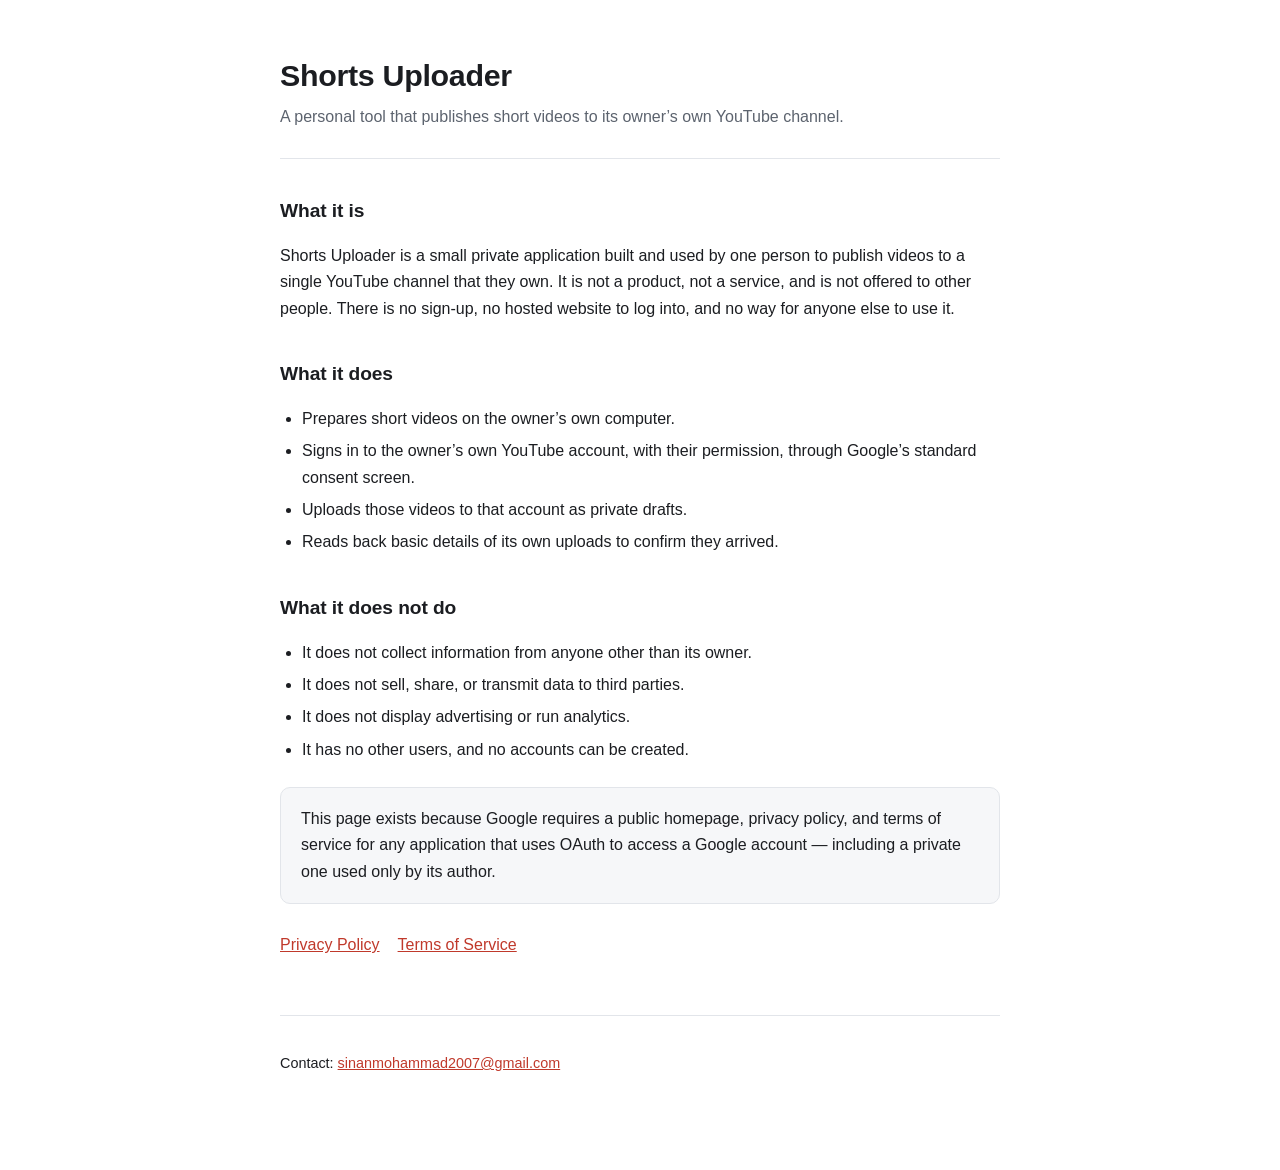
<file: index.html>
<!doctype html>
<html lang="en">
<head>
<meta charset="utf-8">
<meta name="viewport" content="width=device-width, initial-scale=1">
<title>Shorts Uploader</title>
<meta name="description" content="A personal tool that uploads short videos to its owner's own YouTube channel.">
<link rel="stylesheet" href="style.css">
</head>
<body>
<div class="wrap">

  <header>
    <h1>Shorts Uploader</h1>
    <p class="tagline">A personal tool that publishes short videos to its owner&rsquo;s own YouTube channel.</p>
  </header>

  <h2>What it is</h2>
  <p>
    Shorts Uploader is a small private application built and used by one person
    to publish videos to a single YouTube channel that they own. It is not a
    product, not a service, and is not offered to other people. There is no
    sign-up, no hosted website to log into, and no way for anyone else to use it.
  </p>

  <h2>What it does</h2>
  <ul>
    <li>Prepares short videos on the owner&rsquo;s own computer.</li>
    <li>Signs in to the owner&rsquo;s own YouTube account, with their permission, through Google&rsquo;s standard consent screen.</li>
    <li>Uploads those videos to that account as private drafts.</li>
    <li>Reads back basic details of its own uploads to confirm they arrived.</li>
  </ul>

  <h2>What it does not do</h2>
  <ul>
    <li>It does not collect information from anyone other than its owner.</li>
    <li>It does not sell, share, or transmit data to third parties.</li>
    <li>It does not display advertising or run analytics.</li>
    <li>It has no other users, and no accounts can be created.</li>
  </ul>

  <div class="card">
    <p>
      This page exists because Google requires a public homepage, privacy
      policy, and terms of service for any application that uses OAuth to
      access a Google account &mdash; including a private one used only by its
      author.
    </p>
  </div>

  <nav>
    <a href="privacy.html">Privacy Policy</a>
    <a href="terms.html">Terms of Service</a>
  </nav>

  <footer>
    <p>Contact: <a href="mailto:sinanmohammad2007@gmail.com">sinanmohammad2007@gmail.com</a></p>
  </footer>

</div>
</body>
</html>
</file>
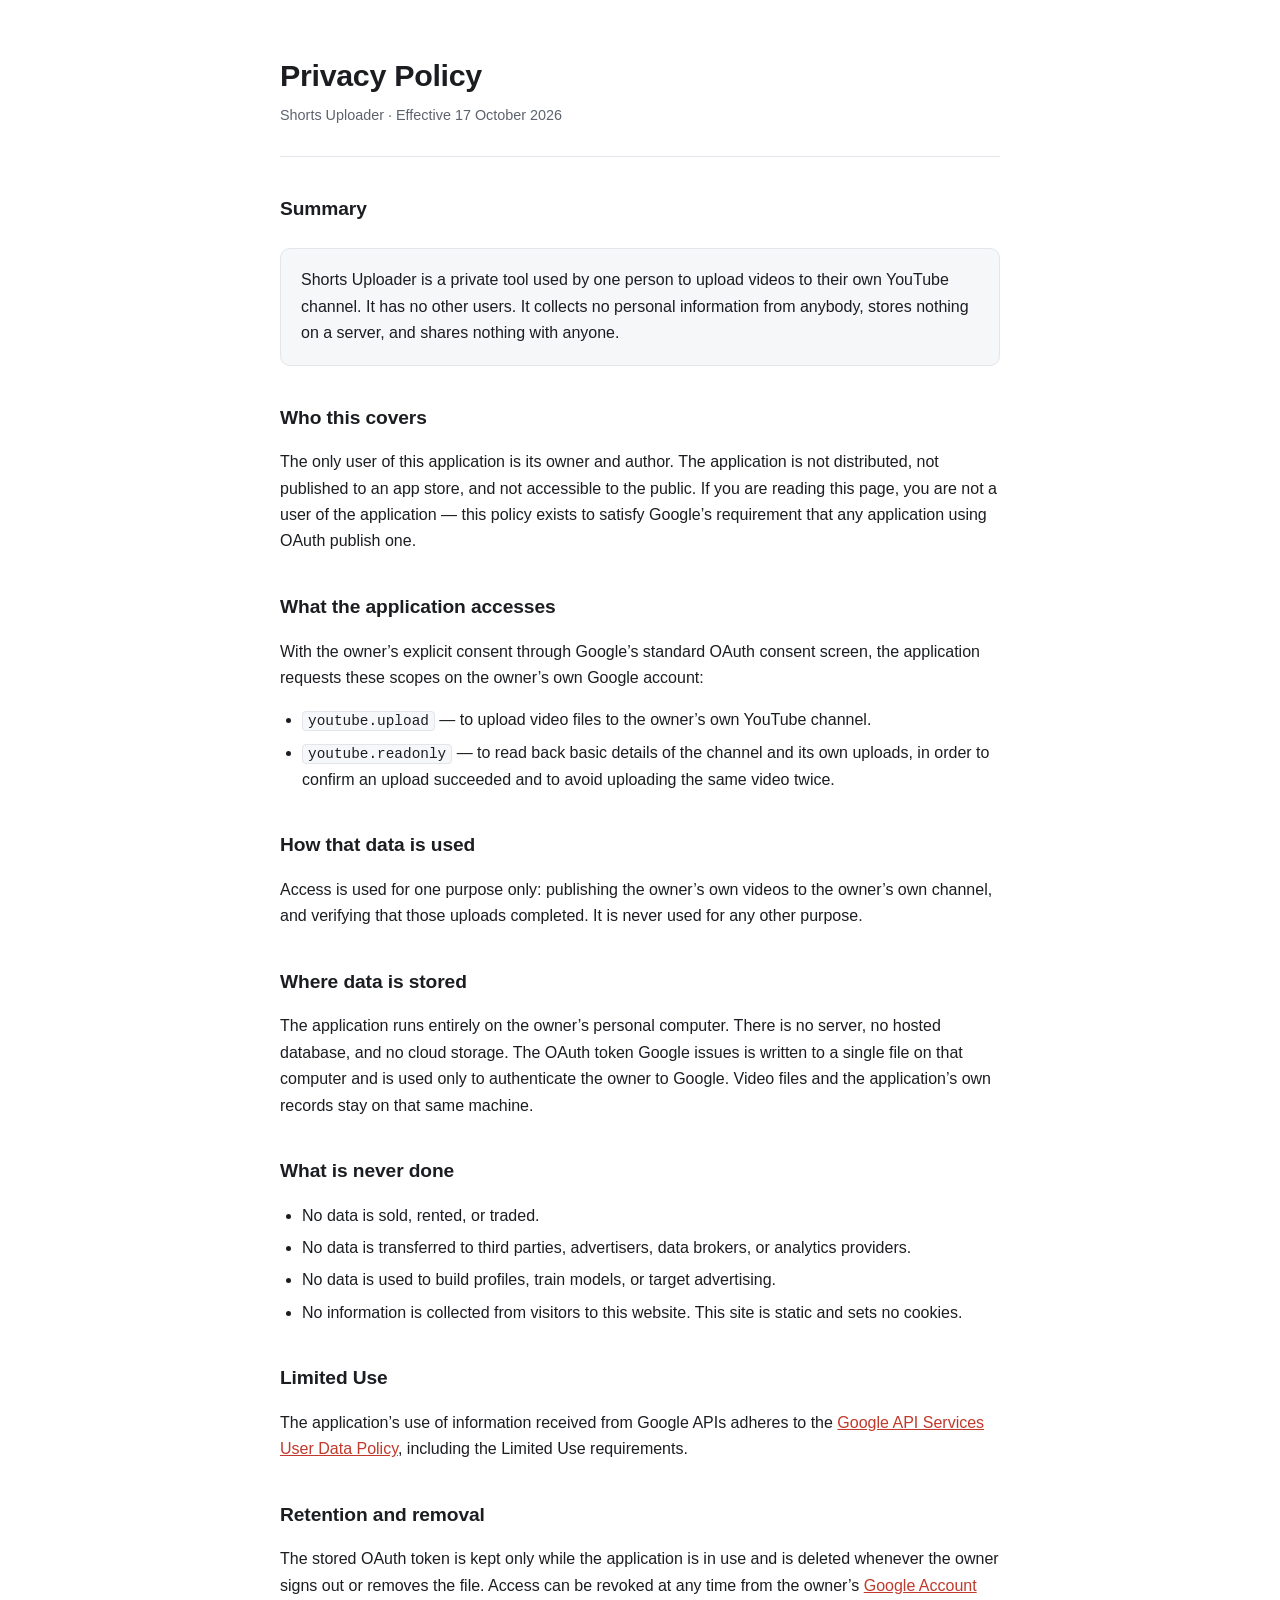
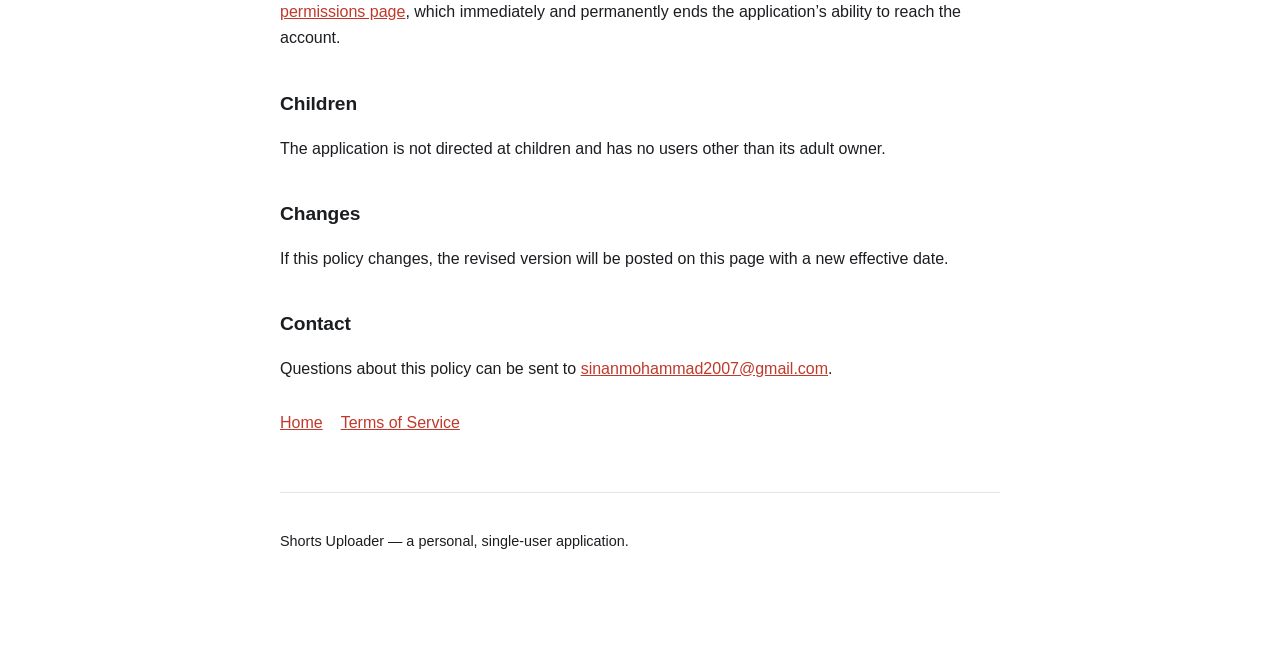
<file: privacy.html>
<!doctype html>
<html lang="en">
<head>
<meta charset="utf-8">
<meta name="viewport" content="width=device-width, initial-scale=1">
<title>Privacy Policy &mdash; Shorts Uploader</title>
<meta name="description" content="Privacy policy for Shorts Uploader, a personal single-user YouTube upload tool.">
<link rel="stylesheet" href="style.css">
</head>
<body>
<div class="wrap">

  <header>
    <h1>Privacy Policy</h1>
    <p class="effective">Shorts Uploader &middot; Effective 17 October 2026</p>
  </header>

  <h2>Summary</h2>
  <div class="card">
    <p>
      Shorts Uploader is a private tool used by one person to upload videos to
      their own YouTube channel. It has no other users. It collects no personal
      information from anybody, stores nothing on a server, and shares nothing
      with anyone.
    </p>
  </div>

  <h2>Who this covers</h2>
  <p>
    The only user of this application is its owner and author. The application
    is not distributed, not published to an app store, and not accessible to
    the public. If you are reading this page, you are not a user of the
    application &mdash; this policy exists to satisfy Google&rsquo;s requirement
    that any application using OAuth publish one.
  </p>

  <h2>What the application accesses</h2>
  <p>
    With the owner&rsquo;s explicit consent through Google&rsquo;s standard
    OAuth consent screen, the application requests these scopes on the
    owner&rsquo;s own Google account:
  </p>
  <ul>
    <li>
      <code>youtube.upload</code> &mdash; to upload video files to the
      owner&rsquo;s own YouTube channel.
    </li>
    <li>
      <code>youtube.readonly</code> &mdash; to read back basic details of the
      channel and its own uploads, in order to confirm an upload succeeded and
      to avoid uploading the same video twice.
    </li>
  </ul>

  <h2>How that data is used</h2>
  <p>
    Access is used for one purpose only: publishing the owner&rsquo;s own
    videos to the owner&rsquo;s own channel, and verifying that those uploads
    completed. It is never used for any other purpose.
  </p>

  <h2>Where data is stored</h2>
  <p>
    The application runs entirely on the owner&rsquo;s personal computer. There
    is no server, no hosted database, and no cloud storage. The OAuth token
    Google issues is written to a single file on that computer and is used only
    to authenticate the owner to Google. Video files and the application&rsquo;s
    own records stay on that same machine.
  </p>

  <h2>What is never done</h2>
  <ul>
    <li>No data is sold, rented, or traded.</li>
    <li>No data is transferred to third parties, advertisers, data brokers, or analytics providers.</li>
    <li>No data is used to build profiles, train models, or target advertising.</li>
    <li>No information is collected from visitors to this website. This site is static and sets no cookies.</li>
  </ul>

  <h2>Limited Use</h2>
  <p>
    The application&rsquo;s use of information received from Google APIs adheres
    to the
    <a href="https://developers.google.com/terms/api-services-user-data-policy" rel="noopener">Google API Services User Data Policy</a>,
    including the Limited Use requirements.
  </p>

  <h2>Retention and removal</h2>
  <p>
    The stored OAuth token is kept only while the application is in use and is
    deleted whenever the owner signs out or removes the file. Access can be
    revoked at any time from the owner&rsquo;s
    <a href="https://myaccount.google.com/permissions" rel="noopener">Google Account permissions page</a>,
    which immediately and permanently ends the application&rsquo;s ability to
    reach the account.
  </p>

  <h2>Children</h2>
  <p>
    The application is not directed at children and has no users other than its
    adult owner.
  </p>

  <h2>Changes</h2>
  <p>
    If this policy changes, the revised version will be posted on this page with
    a new effective date.
  </p>

  <h2>Contact</h2>
  <p>
    Questions about this policy can be sent to
    <a href="mailto:sinanmohammad2007@gmail.com">sinanmohammad2007@gmail.com</a>.
  </p>

  <nav>
    <a href="index.html">Home</a>
    <a href="terms.html">Terms of Service</a>
  </nav>

  <footer>
    <p>Shorts Uploader &mdash; a personal, single-user application.</p>
  </footer>

</div>
</body>
</html>
</file>
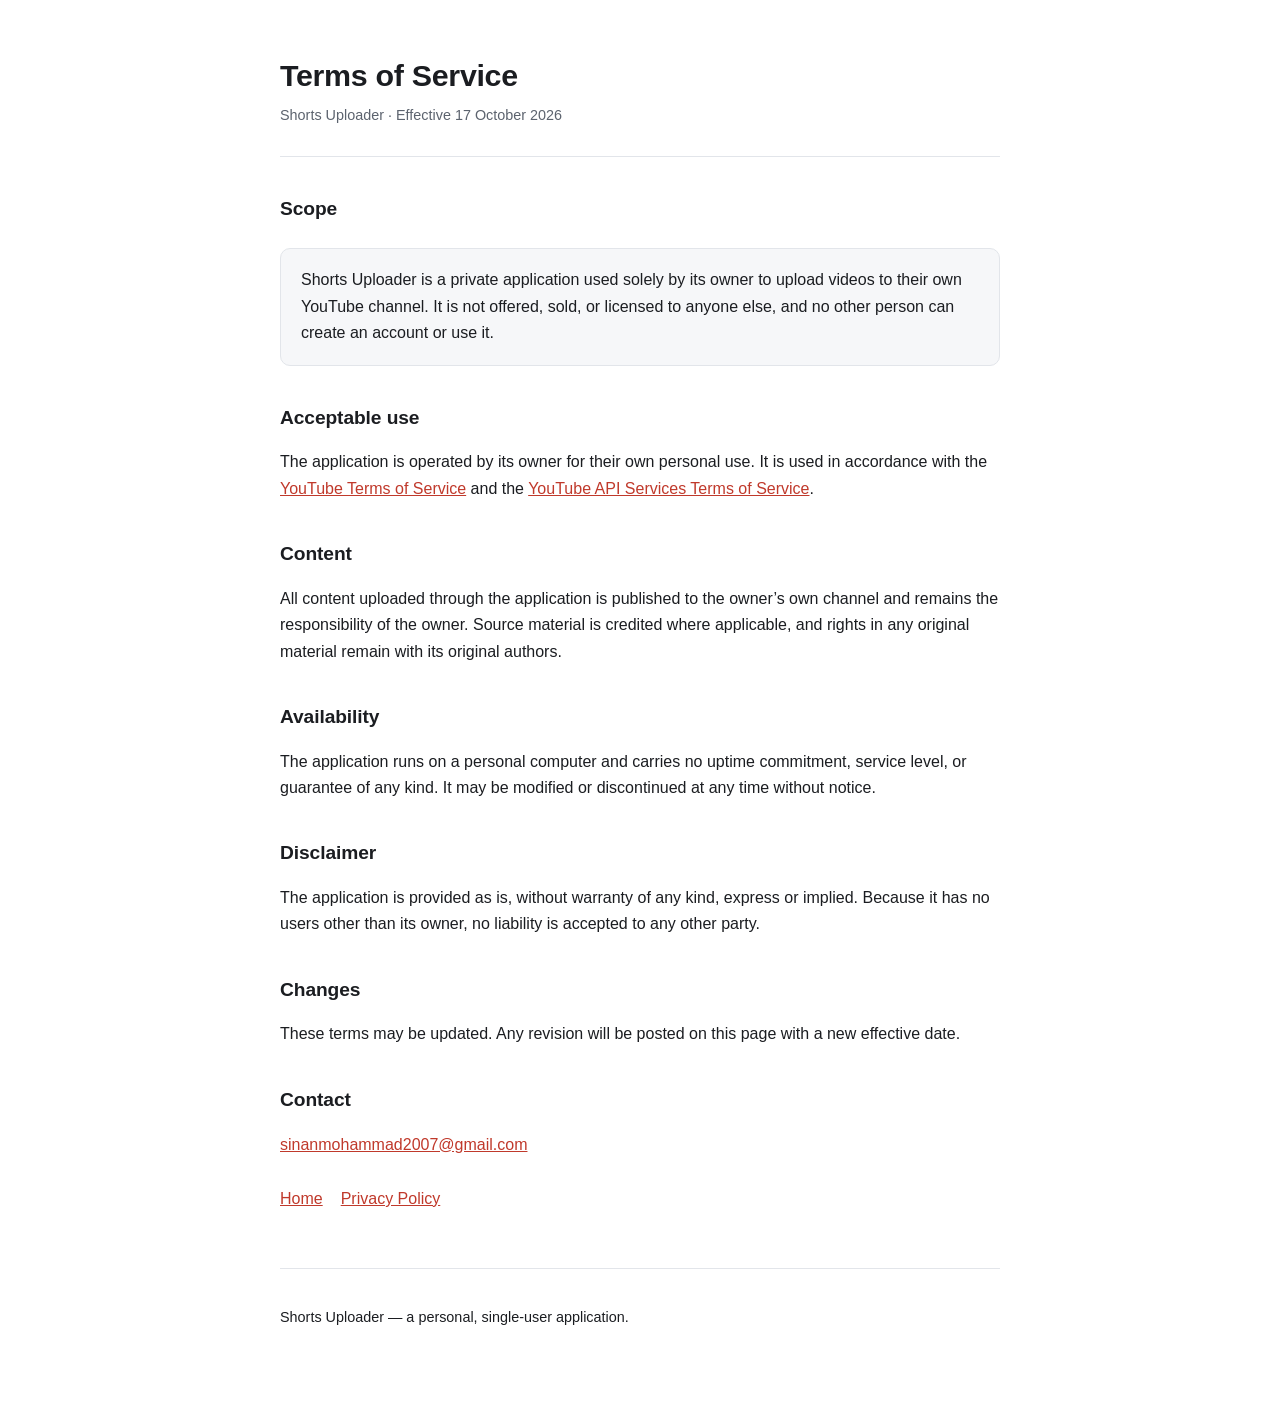
<file: terms.html>
<!doctype html>
<html lang="en">
<head>
<meta charset="utf-8">
<meta name="viewport" content="width=device-width, initial-scale=1">
<title>Terms of Service &mdash; Shorts Uploader</title>
<meta name="description" content="Terms of service for Shorts Uploader, a personal single-user YouTube upload tool.">
<link rel="stylesheet" href="style.css">
</head>
<body>
<div class="wrap">

  <header>
    <h1>Terms of Service</h1>
    <p class="effective">Shorts Uploader &middot; Effective 17 October 2026</p>
  </header>

  <h2>Scope</h2>
  <div class="card">
    <p>
      Shorts Uploader is a private application used solely by its owner to
      upload videos to their own YouTube channel. It is not offered, sold, or
      licensed to anyone else, and no other person can create an account or
      use it.
    </p>
  </div>

  <h2>Acceptable use</h2>
  <p>
    The application is operated by its owner for their own personal use. It is
    used in accordance with the
    <a href="https://www.youtube.com/t/terms" rel="noopener">YouTube Terms of Service</a>
    and the
    <a href="https://developers.google.com/youtube/terms/api-services-terms-of-service" rel="noopener">YouTube API Services Terms of Service</a>.
  </p>

  <h2>Content</h2>
  <p>
    All content uploaded through the application is published to the
    owner&rsquo;s own channel and remains the responsibility of the owner.
    Source material is credited where applicable, and rights in any original
    material remain with its original authors.
  </p>

  <h2>Availability</h2>
  <p>
    The application runs on a personal computer and carries no uptime
    commitment, service level, or guarantee of any kind. It may be modified or
    discontinued at any time without notice.
  </p>

  <h2>Disclaimer</h2>
  <p>
    The application is provided as is, without warranty of any kind, express or
    implied. Because it has no users other than its owner, no liability is
    accepted to any other party.
  </p>

  <h2>Changes</h2>
  <p>
    These terms may be updated. Any revision will be posted on this page with a
    new effective date.
  </p>

  <h2>Contact</h2>
  <p>
    <a href="mailto:sinanmohammad2007@gmail.com">sinanmohammad2007@gmail.com</a>
  </p>

  <nav>
    <a href="index.html">Home</a>
    <a href="privacy.html">Privacy Policy</a>
  </nav>

  <footer>
    <p>Shorts Uploader &mdash; a personal, single-user application.</p>
  </footer>

</div>
</body>
</html>
</file>
<file: style.css>
/* Shared styling for the Shorts Uploader pages.
   Plain CSS, no build step, no external fonts - GitHub Pages serves it as is. */

:root {
  --bg: #ffffff;
  --surface: #f6f7f9;
  --text: #1b1d21;
  --muted: #5c636e;
  --line: #e2e5ea;
  --accent: #c0392b;
}

@media (prefers-color-scheme: dark) {
  :root {
    --bg: #15171a;
    --surface: #1d2025;
    --text: #e8eaed;
    --muted: #a0a7b4;
    --line: #2b2f36;
    --accent: #ff6b5a;
  }
}

* { box-sizing: border-box; }

body {
  margin: 0;
  padding: 0 16px;
  background: var(--bg);
  color: var(--text);
  font: 16px/1.65 -apple-system, BlinkMacSystemFont, "Segoe UI", Roboto,
        Helvetica, Arial, sans-serif;
  -webkit-text-size-adjust: 100%;
}

.wrap {
  max-width: 720px;
  margin: 0 auto;
  padding: 56px 0 80px;
}

header { border-bottom: 1px solid var(--line); padding-bottom: 28px; margin-bottom: 36px; }

h1 { font-size: 1.9rem; line-height: 1.25; margin: 0 0 10px; letter-spacing: -0.01em; }
h2 { font-size: 1.2rem; margin: 36px 0 10px; letter-spacing: -0.005em; }

.tagline { color: var(--muted); margin: 0; }

.effective { color: var(--muted); font-size: 0.9rem; margin: 0; }

p, li { color: var(--text); }

ul { padding-left: 22px; }
li { margin: 6px 0; }

a { color: var(--accent); }

.card {
  background: var(--surface);
  border: 1px solid var(--line);
  border-radius: 10px;
  padding: 18px 20px;
  margin: 24px 0;
}

.card p:first-child { margin-top: 0; }
.card p:last-child { margin-bottom: 0; }

nav { margin-top: 28px; display: flex; gap: 18px; flex-wrap: wrap; }

footer {
  margin-top: 56px;
  padding-top: 22px;
  border-top: 1px solid var(--line);
  color: var(--muted);
  font-size: 0.9rem;
}

code {
  background: var(--surface);
  border: 1px solid var(--line);
  border-radius: 4px;
  padding: 1px 5px;
  font-size: 0.9em;
}
</file>
